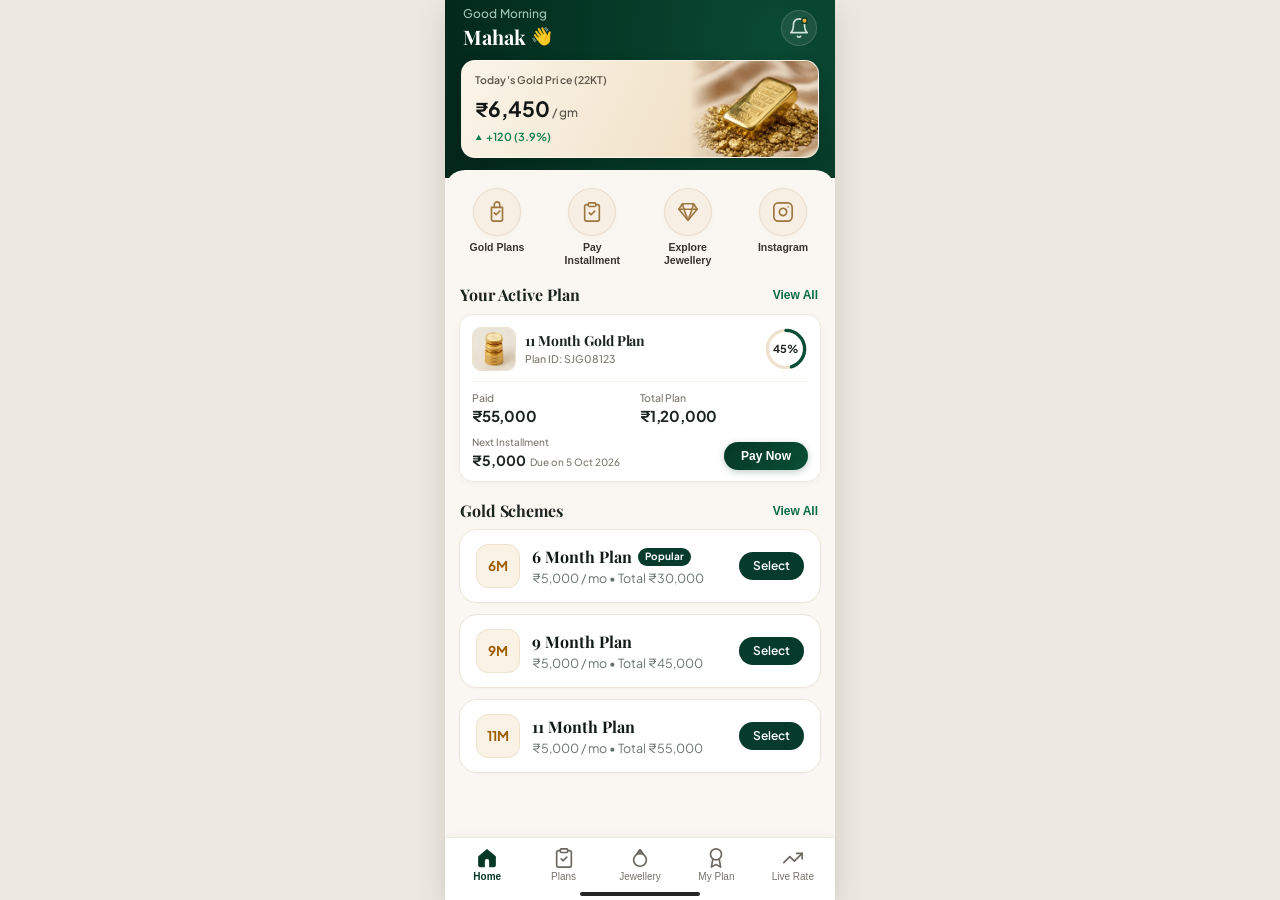
<file: index.html>
<!DOCTYPE html>
<html lang="en">
<head>
  <meta charset="UTF-8">
  <meta name="viewport" content="width=device-width, initial-scale=1.0, maximum-scale=1.0, user-scalable=no">
  <title>Mahak - Jewellery & Gold Kitty Savings</title>
  <meta name="description" content="Manage your gold savings plans, view live gold rates, and explore fine jewellery collections.">
  
  <!-- Google Fonts: Playfair Display & Plus Jakarta Sans -->
  <link rel="preconnect" href="https://fonts.googleapis.com">
  <link rel="preconnect" href="https://fonts.gstatic.com" crossorigin>
  <link href="https://fonts.googleapis.com/css2?family=Playfair+Display:ital,wght@0,600;0,700;1,600&family=Plus+Jakarta+Sans:wght@400;500;600;700&display=swap" rel="stylesheet">
  
  <link rel="stylesheet" href="css/style.css">
</head>
<body>
  <!-- Mobile Device Outer Shell (Centered on desktop, full-width on mobile) -->
  <div class="mobile-viewport">
    
    <!-- Emerald Header -->
    <header class="app-header">
      <!-- Top Greeting Row -->
      <div class="greeting-row">
        <div class="greeting-content">
          <p class="greeting-sub">Good Morning</p>
          <h1 class="greeting-title">Mahak <span class="wave-emoji" style="font-family: 'Apple Color Emoji', 'Segoe UI Emoji', 'Noto Color Emoji', sans-serif;">👋</span></h1>
        </div>
        <button class="notification-btn" id="notificationBtn" aria-label="Notifications" type="button">
          <img src="assets/icons/bell.svg" alt="Notifications" width="22" height="22">
        </button>
      </div>

      <!-- Today's Gold Price Card -->
      <section class="gold-rate-card" id="goldRateCard" tabindex="0" role="button" aria-label="Today's Gold Price 22KT 6450 per gram">
        <div class="gold-card-details">
          <span class="gold-card-label">Today's Gold Price (22KT)</span>
          <div class="gold-price-line">
            <span class="gold-currency">₹</span><span class="gold-price-amount">6,450</span>
            <span class="gold-unit"> / gm</span>
          </div>
          <div class="gold-trend-badge">
            <svg class="trend-arrow" viewBox="0 0 10 10" fill="currentColor">
              <polygon points="5,1 9,8 1,8" />
            </svg>
            <span class="trend-text">+120 (3.9%)</span>
          </div>
        </div>
        <div class="gold-card-visual">
          <img src="assets/images/gold-bar.jpg" alt="24KT Gold Bullion Bar with Gold Nuggets" class="gold-bar-img" loading="eager">
        </div>
      </section>
    </header>

    <!-- Main Content Container (Soft Ivory Background) -->
    <main class="app-body">
      
      <!-- Quick Action Icons Row -->
      <nav class="quick-actions" aria-label="Quick Actions">
        <button class="action-item" id="actionGoldPlans" type="button" onclick="window.location.href='goldPlan.html'">
          <div class="action-icon-circle">
            <img src="assets/icons/gold-plans.svg" alt="Gold Plans Icon" width="22" height="22">
          </div>
          <span class="action-label">Gold Plans</span>
        </button>

        <button class="action-item" id="actionPayInstallment" type="button">
          <div class="action-icon-circle">
            <img src="assets/icons/pay-installment.svg" alt="Pay Installment Icon" width="22" height="22">
          </div>
          <span class="action-label">Pay<br>Installment</span>
        </button>

        <button class="action-item" id="actionExploreJewellery" type="button">
          <div class="action-icon-circle">
            <img src="assets/icons/explore-jewellery.svg" alt="Explore Jewellery Icon" width="22" height="22">
          </div>
          <span class="action-label">Explore<br>Jewellery</span>
        </button>

        <button class="action-item" id="actionInstagram" type="button" onclick="window.open('https://instagram.com', '_blank')">
          <div class="action-icon-circle">
            <img src="assets/icons/instagram.svg" alt="Instagram Icon" width="22" height="22">
          </div>
          <span class="action-label">Instagram</span>
        </button>
      </nav>

      <!-- Active Plan Section -->
      <section class="section-container active-plan-section" aria-labelledby="activePlanHeading">
        <div class="section-header">
          <h2 class="section-title" id="activePlanHeading">Your Active Plan</h2>
          <button class="view-all-btn" id="viewAllPlansBtn" type="button">View All</button>
        </div>

        <div class="plan-card" id="planCard">
          <!-- Top Row: Thumbnail + Title + Circular Progress -->
          <div class="plan-card-top">
            <div class="plan-thumb-wrapper">
              <img src="assets/images/gold-coins.jpg" alt="Gold Savings Plan Coins" class="plan-thumb-img">
            </div>
            
            <div class="plan-info">
              <h3 class="plan-name">11 Month Gold Plan</h3>
              <p class="plan-id">Plan ID: SJG08123</p>
            </div>

            <div class="progress-ring-container" aria-label="Plan completion 45%">
              <svg class="progress-ring" viewBox="0 0 52 52">
                <!-- Background Track -->
                <circle class="progress-ring-bg" cx="26" cy="26" r="22" />
                <!-- Foreground Active Arc -->
                <circle class="progress-ring-fill" cx="26" cy="26" r="22" />
              </svg>
              <div class="progress-text">45%</div>
            </div>
          </div>

          <!-- Middle Row: Paid vs Total Plan -->
          <div class="plan-card-metrics">
            <div class="metric-item">
              <span class="metric-label">Paid</span>
              <span class="metric-value">₹55,000</span>
            </div>
            <div class="metric-item">
              <span class="metric-label">Total Plan</span>
              <span class="metric-value">₹1,20,000</span>
            </div>
          </div>

          <!-- Bottom Row: Next Installment & Pay Now Button -->
          <div class="plan-card-bottom">
            <div class="installment-info">
              <span class="installment-label">Next Installment</span>
              <div class="installment-details">
                <span class="installment-amount">₹5,000</span>
                <span class="installment-due">Due on 5 Oct 2026</span>
              </div>
            </div>
            <button class="pay-now-btn" id="payNowBtn" type="button" onclick="window.location.href='payment.html'">Pay Now</button>
          </div>
        </div>
      </section>

      <!-- Gold Savings Schemes Section -->
      <section class="section-container gold-schemes-section" aria-labelledby="schemesHeading">
        <div class="section-header">
          <h2 class="section-title" id="schemesHeading">Gold Schemes</h2>
          <button class="view-all-btn" onclick="window.location.href='goldPlan.html'" type="button">View All</button>
        </div>

        <div class="schemes-list" style="display: flex; flex-direction: column; gap: 11px;">
          <!-- 6 Month Plan -->
          <div class="scheme-card" onclick="window.location.href='goldPlan.html'" style="background: #ffffff; border: 1px solid #ECE4D8; border-radius: 18px; padding: 14px 16px; display: flex; align-items: center; justify-content: space-between; cursor: pointer; box-shadow: 0 1px 3px rgba(0,0,0,0.02); transition: transform 0.15s ease;" onmouseover="this.style.transform='translateY(-1px)'" onmouseout="this.style.transform='none'">
            <div style="display: flex; align-items: center; gap: 12px;">
              <div style="width: 44px; height: 44px; border-radius: 12px; background: #FAF2E5; border: 1px solid #EFE2CF; display: flex; align-items: center; justify-content: center; font-weight: 700; color: #9C5F05; font-size: 13.5px; shrink-0;">
                6M
              </div>
              <div>
                <div style="display: flex; align-items: center; gap: 6px;">
                  <h3 style="font-family: 'Playfair Display', serif; font-size: 16px; font-weight: 700; color: #121A16; margin: 0;">6 Month Plan</h3>
                  <span style="background: #063B2C; color: #fff; font-size: 10px; font-weight: 700; padding: 2px 7px; border-radius: 20px;">Popular</span>
                </div>
                <p style="font-size: 12.5px; color: #68726E; margin: 2px 0 0 0;">₹5,000 / mo • Total ₹30,000</p>
              </div>
            </div>
            <span style="background: #063B2C; color: #ffffff; font-size: 12px; font-weight: 600; padding: 6px 14px; border-radius: 20px;">Select</span>
          </div>

          <!-- 9 Month Plan -->
          <div class="scheme-card" onclick="window.location.href='goldPlan.html'" style="background: #ffffff; border: 1px solid #ECE4D8; border-radius: 18px; padding: 14px 16px; display: flex; align-items: center; justify-content: space-between; cursor: pointer; box-shadow: 0 1px 3px rgba(0,0,0,0.02); transition: transform 0.15s ease;" onmouseover="this.style.transform='translateY(-1px)'" onmouseout="this.style.transform='none'">
            <div style="display: flex; align-items: center; gap: 12px;">
              <div style="width: 44px; height: 44px; border-radius: 12px; background: #FAF2E5; border: 1px solid #EFE2CF; display: flex; align-items: center; justify-content: center; font-weight: 700; color: #9C5F05; font-size: 13.5px; shrink-0;">
                9M
              </div>
              <div>
                <h3 style="font-family: 'Playfair Display', serif; font-size: 16px; font-weight: 700; color: #121A16; margin: 0;">9 Month Plan</h3>
                <p style="font-size: 12.5px; color: #68726E; margin: 2px 0 0 0;">₹5,000 / mo • Total ₹45,000</p>
              </div>
            </div>
            <span style="background: #063B2C; color: #ffffff; font-size: 12px; font-weight: 600; padding: 6px 14px; border-radius: 20px;">Select</span>
          </div>

          <!-- 11 Month Plan -->
          <div class="scheme-card" onclick="window.location.href='goldPlan.html'" style="background: #ffffff; border: 1px solid #ECE4D8; border-radius: 18px; padding: 14px 16px; display: flex; align-items: center; justify-content: space-between; cursor: pointer; box-shadow: 0 1px 3px rgba(0,0,0,0.02); transition: transform 0.15s ease;" onmouseover="this.style.transform='translateY(-1px)'" onmouseout="this.style.transform='none'">
            <div style="display: flex; align-items: center; gap: 12px;">
              <div style="width: 44px; height: 44px; border-radius: 12px; background: #FAF2E5; border: 1px solid #EFE2CF; display: flex; align-items: center; justify-content: center; font-weight: 700; color: #9C5F05; font-size: 13.5px; shrink-0;">
                11M
              </div>
              <div>
                <h3 style="font-family: 'Playfair Display', serif; font-size: 16px; font-weight: 700; color: #121A16; margin: 0;">11 Month Plan</h3>
                <p style="font-size: 12.5px; color: #68726E; margin: 2px 0 0 0;">₹5,000 / mo • Total ₹55,000</p>
              </div>
            </div>
            <span style="background: #063B2C; color: #ffffff; font-size: 12px; font-weight: 600; padding: 6px 14px; border-radius: 20px;">Select</span>
          </div>
        </div>
      </section>

    </main>

    <!-- Bottom Navigation Bar -->
    <nav class="bottom-nav" id="bottomNav" aria-label="Main Navigation">
      <div class="nav-items-wrapper">
        <button class="nav-item active" id="navHome" type="button" aria-selected="true">
          <div class="nav-icon-container">
            <img src="assets/icons/home-active.svg" alt="Home" width="22" height="22">
          </div>
          <span class="nav-label">Home</span>
        </button>

        <button class="nav-item" id="navPlans" type="button" aria-selected="false" onclick="window.location.href='goldPlan.html'">
          <div class="nav-icon-container">
            <img src="assets/icons/plans-nav.svg" alt="Plans" width="22" height="22">
          </div>
          <span class="nav-label">Plans</span>
        </button>

        <button class="nav-item" id="navJewellery" type="button" aria-selected="false">
          <div class="nav-icon-container">
            <img src="assets/icons/jewellery-nav.svg" alt="Jewellery" width="22" height="22">
          </div>
          <span class="nav-label">Jewellery</span>
        </button>

        <button class="nav-item" id="navMyPlan" type="button" aria-selected="false" onclick="window.location.href='scheme.html'">
          <div class="nav-icon-container">
            <img src="assets/icons/my-plan-nav.svg" alt="My Plan" width="22" height="22">
          </div>
          <span class="nav-label">My Plan</span>
        </button>

        <button class="nav-item" id="navLiveRate" type="button" aria-selected="false" onclick="window.location.href='liverate.html'">
          <div class="nav-icon-container">
            <img src="assets/icons/liverate-nav.svg" alt="Live Rate" width="22" height="22">
          </div>
          <span class="nav-label">Live Rate</span>
        </button>
      </div>

      <!-- iOS Home Bar Indicator -->
      <div class="home-indicator"></div>
    </nav>

    <!-- Toast Notification for Interactions -->
    <div class="app-toast" id="appToast" role="status" aria-live="polite"></div>

  </div>

  <script src="js/script.js"></script>
</body>
</html>
</file>
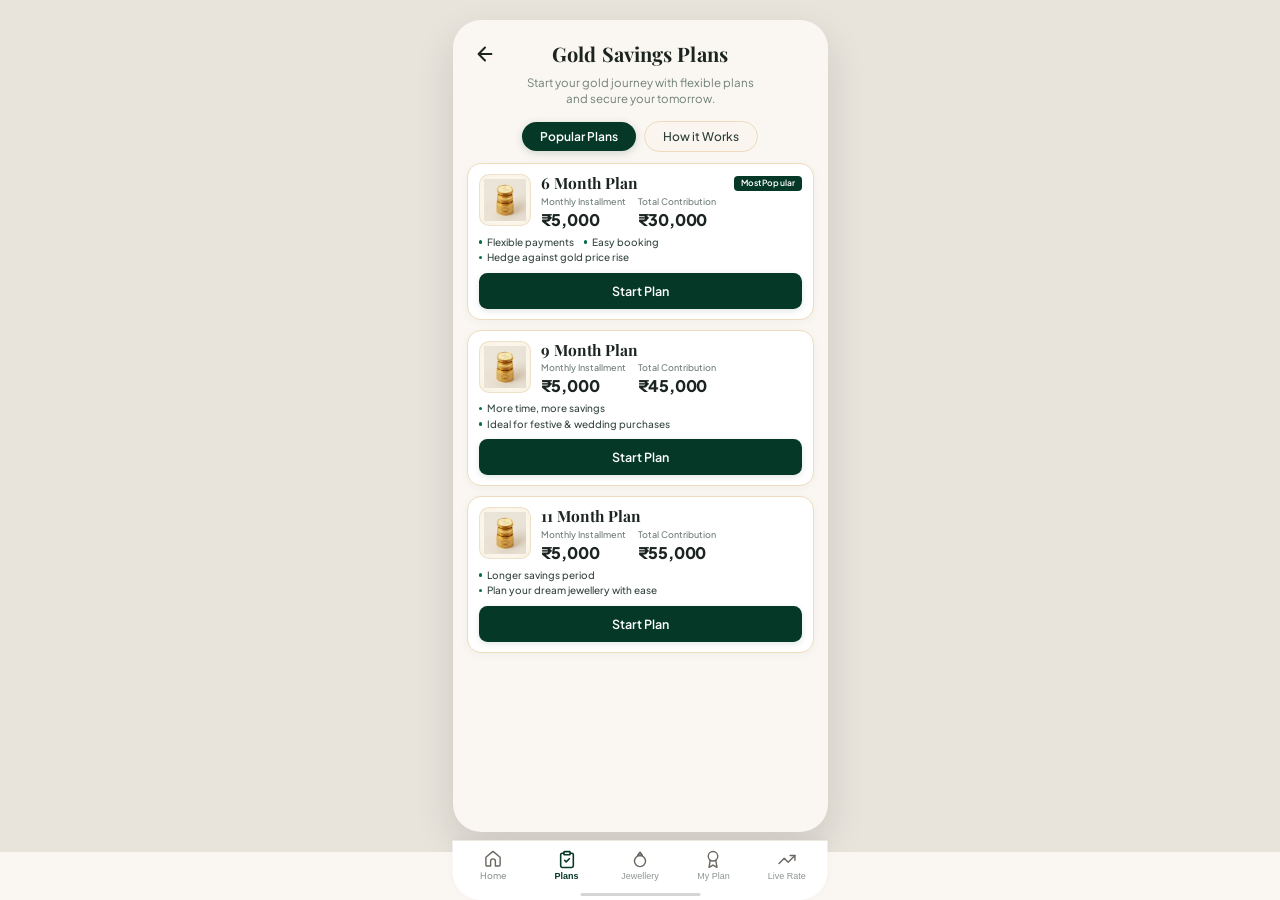
<file: plans.html>
<!DOCTYPE html>
<html lang="en">
<head>
  <meta charset="UTF-8">
  <meta name="viewport" content="width=device-width, initial-scale=1.0, maximum-scale=1.0, user-scalable=no">
  <title>Gold Savings Plans | Mahak Jewellers</title>
  <meta name="description" content="Start your gold journey with flexible plans and secure your tomorrow.">

  <!-- Google Fonts: Playfair Display & Plus Jakarta Sans -->
  <link rel="preconnect" href="https://fonts.googleapis.com">
  <link rel="preconnect" href="https://fonts.gstatic.com" crossorigin>
  <link href="https://fonts.googleapis.com/css2?family=Playfair+Display:ital,wght@0,600;0,700;1,600&family=Plus+Jakarta+Sans:wght@400;500;600;700&display=swap" rel="stylesheet">

  <link rel="stylesheet" href="css/plans.css">
</head>
<body>

  <!-- Mobile Viewport Shell (375x812 Target) -->
  <div class="mobile-viewport">



    <!-- Compact Page Header -->
    <header class="page-header">
      <div class="header-nav-row">
        <button type="button" class="header-back-btn" id="headerBackBtn" aria-label="Go back" onclick="window.location.href='index.html'">
          <svg width="22" height="22" viewBox="0 0 24 24" fill="none" stroke="currentColor" stroke-width="2.2" stroke-linecap="round" stroke-linejoin="round">
            <path d="M19 12H5M12 19l-7-7 7-7"/>
          </svg>
        </button>
        <h1 class="header-title">Gold Savings Plans</h1>
      </div>
      <p class="header-subtitle">Start your gold journey with flexible plans<br>and secure your tomorrow.</p>
    </header>

    <!-- Filter / Tab Pill Buttons -->
    <div class="tabs-container" role="tablist">
      <button type="button" class="tab-pill active" id="tabPopular" role="tab" aria-selected="true" aria-controls="panePopular">
        Popular Plans
      </button>
      <button type="button" class="tab-pill inactive" id="tabHow" role="tab" aria-selected="false" aria-controls="paneHow">
        How it Works
      </button>
    </div>

    <!-- Main Content Area -->
    <main class="main-content">

      <!-- Tab Pane 1: Popular Plans (Active by Default) -->
      <section id="panePopular" class="tab-pane active" role="tabpanel" aria-labelledby="tabPopular">
        <div class="plans-stack">

          <!-- Card 1: 6 Month Plan (Most Popular) -->
          <article class="plan-card" data-plan="6 Month Plan" data-monthly="₹5,000" data-total="₹30,000">
            <div class="card-header-row">
              <!-- Left: 3D Gold Coin Stack -->
              <div class="coin-box" aria-hidden="true">
                <img src="assets/images/gold-coins.jpg" alt="Gold Coins" />
              </div>
              <!-- Right: Plan Details -->
              <div class="card-details-col">
                <div class="card-title-row">
                  <h2 class="plan-heading">6 Month Plan</h2>
                  <span class="badge-popular">Most Popular</span>
                </div>
                <div class="amounts-row">
                  <div class="amount-item">
                    <span class="amount-label">Monthly Installment</span>
                    <span class="amount-num">₹5,000</span>
                  </div>
                  <div class="amount-item">
                    <span class="amount-label">Total Contribution</span>
                    <span class="amount-num">₹30,000</span>
                  </div>
                </div>
              </div>
            </div>

            <!-- Bullet Points -->
            <div class="bullets-box">
              <div class="bullets-group">
                <span class="bullet-entry"><span class="dot-icon"></span>Flexible payments</span>
                <span class="bullet-entry"><span class="dot-icon"></span>Easy booking</span>
              </div>
              <div class="bullets-group">
                <span class="bullet-entry"><span class="dot-icon"></span>Hedge against gold price rise</span>
              </div>
            </div>

            <!-- Action Button -->
            <button type="button" class="btn-plan-action" aria-label="Start 6 Month Plan">
              Start Plan
            </button>
          </article>

          <!-- Card 2: 9 Month Plan -->
          <article class="plan-card" data-plan="9 Month Plan" data-monthly="₹5,000" data-total="₹45,000">
            <div class="card-header-row">
              <!-- Left: 3D Gold Coin Stack -->
              <div class="coin-box" aria-hidden="true">
                <img src="assets/images/gold-coins.jpg" alt="Gold Coins" />
              </div>
              <!-- Right: Plan Details -->
              <div class="card-details-col">
                <div class="card-title-row">
                  <h2 class="plan-heading">9 Month Plan</h2>
                </div>
                <div class="amounts-row">
                  <div class="amount-item">
                    <span class="amount-label">Monthly Installment</span>
                    <span class="amount-num">₹5,000</span>
                  </div>
                  <div class="amount-item">
                    <span class="amount-label">Total Contribution</span>
                    <span class="amount-num">₹45,000</span>
                  </div>
                </div>
              </div>
            </div>

            <!-- Bullet Points -->
            <div class="bullets-box">
              <div class="bullets-group">
                <span class="bullet-entry"><span class="dot-icon"></span>More time, more savings</span>
              </div>
              <div class="bullets-group">
                <span class="bullet-entry"><span class="dot-icon"></span>Ideal for festive &amp; wedding purchases</span>
              </div>
            </div>

            <!-- Action Button -->
            <button type="button" class="btn-plan-action" aria-label="Start 9 Month Plan">
              Start Plan
            </button>
          </article>

          <!-- Card 3: 11 Month Plan -->
          <article class="plan-card" data-plan="11 Month Plan" data-monthly="₹5,000" data-total="₹55,000">
            <div class="card-header-row">
              <!-- Left: 3D Gold Coin Stack -->
              <div class="coin-box" aria-hidden="true">
                <img src="assets/images/gold-coins.jpg" alt="Gold Coins" />
              </div>
              <!-- Right: Plan Details -->
              <div class="card-details-col">
                <div class="card-title-row">
                  <h2 class="plan-heading">11 Month Plan</h2>
                </div>
                <div class="amounts-row">
                  <div class="amount-item">
                    <span class="amount-label">Monthly Installment</span>
                    <span class="amount-num">₹5,000</span>
                  </div>
                  <div class="amount-item">
                    <span class="amount-label">Total Contribution</span>
                    <span class="amount-num">₹55,000</span>
                  </div>
                </div>
              </div>
            </div>

            <!-- Bullet Points -->
            <div class="bullets-box">
              <div class="bullets-group">
                <span class="bullet-entry"><span class="dot-icon"></span>Longer savings period</span>
              </div>
              <div class="bullets-group">
                <span class="bullet-entry"><span class="dot-icon"></span>Plan your dream jewellery with ease</span>
              </div>
            </div>

            <!-- Action Button -->
            <button type="button" class="btn-plan-action" aria-label="Start 11 Month Plan">
              Start Plan
            </button>
          </article>

        </div>
      </section>

      <!-- Tab Pane 2: How It Works -->
      <section id="paneHow" class="tab-pane" role="tabpanel" aria-labelledby="tabHow">
        <div class="how-container">
          <h3>How Swastik Gold Savings Works</h3>

          <div class="how-step">
            <div class="step-badge">1</div>
            <div class="step-details">
              <h4>Select Your Savings Plan</h4>
              <p>Choose between 6, 9, or 11 months flexible tenures tailored for your upcoming jewellery purchase.</p>
            </div>
          </div>

          <div class="how-step">
            <div class="step-badge">2</div>
            <div class="step-details">
              <h4>Pay Monthly Installments</h4>
              <p>Automate or pay monthly installments easily with zero convenience fees using UPI, Cards or Net Banking.</p>
            </div>
          </div>

          <div class="how-step">
            <div class="step-badge">3</div>
            <div class="step-details">
              <h4>Redeem Hallmark Gold &amp; Jewellery</h4>
              <p>At maturity, pick your favourite pure 24K gold coins or hallmarked 22K/18K jewellery with exclusive bonuses.</p>
            </div>
          </div>
        </div>
      </section>

    </main>

    <!-- Bottom Navigation Bar (Reusing Kitty App Standard) -->
    <nav class="bottom-nav" id="bottomNav" aria-label="Main Navigation">
      <div class="nav-items-wrapper">
        <a href="index.html" class="nav-item" id="navHome" aria-selected="false">
          <div class="nav-icon-container">
            <img src="assets/icons/home-nav.svg" alt="Home" width="22" height="22">
          </div>
          <span class="nav-label">Home</span>
        </a>

        <button class="nav-item active" id="navPlans" type="button" aria-selected="true">
          <div class="nav-icon-container">
            <img src="assets/icons/plans-active.svg" alt="Plans" width="22" height="22">
          </div>
          <span class="nav-label">Plans</span>
        </button>

        <button class="nav-item" id="navJewellery" type="button" aria-selected="false">
          <div class="nav-icon-container">
            <img src="assets/icons/jewellery-nav.svg" alt="Jewellery" width="22" height="22">
          </div>
          <span class="nav-label">Jewellery</span>
        </button>

        <button class="nav-item" id="navMyPlan" type="button" aria-selected="false" onclick="window.location.href='scheme.html'">
          <div class="nav-icon-container">
            <img src="assets/icons/my-plan-nav.svg" alt="My Plan" width="22" height="22">
          </div>
          <span class="nav-label">My Plan</span>
        </button>

        <button class="nav-item" id="navLiveRate" type="button" aria-selected="false" onclick="window.location.href='liverate.html'">
          <div class="nav-icon-container">
            <img src="assets/icons/liverate-nav.svg" alt="Live Rate" width="22" height="22">
          </div>
          <span class="nav-label">Live Rate</span>
        </button>
      </div>

      <!-- iOS Home Bar Indicator -->
      <div class="home-indicator"></div>
    </nav>

  </div>

  <!-- Plan Enrollment Confirmation Modal -->
  <div class="modal-overlay" id="enrollModal" role="dialog" aria-modal="true" aria-labelledby="modalPlanTitle">
    <div class="modal-card">
      <div class="modal-header">
        <h3 id="modalPlanTitle">6 Month Plan</h3>
        <button type="button" class="btn-close-modal" id="modalCloseBtn" aria-label="Close dialog">✕</button>
      </div>

      <div class="modal-summary-box">
        <div class="modal-summary-row">
          <span>Monthly Installment</span>
          <strong id="modalMonthly">₹5,000</strong>
        </div>
        <div class="modal-summary-row">
          <span>Total Contribution</span>
          <strong id="modalTotal">₹30,000</strong>
        </div>
        <div class="modal-summary-row">
          <span>Gold Purity</span>
          <strong>24 Karat (999 Pure)</strong>
        </div>
        <div class="modal-summary-row">
          <span>Special Bonus</span>
          <strong>Hedge Protection</strong>
        </div>
      </div>

      <button type="button" class="btn-confirm-action" id="btnConfirmEnroll">
        Proceed with Initial Installment
      </button>
    </div>
  </div>

  <!-- Interactive Toast Notification -->
  <div class="app-toast" id="appToast" role="status" aria-live="polite"></div>

  <!-- Vanilla Interaction Script -->
  <script src="js/plans.js"></script>
</body>
</html>
</file>
<file: css/style.css>
/* ==========================================================================
   1. GLOBAL RESETS & DESIGN TOKENS
   ========================================================================== */
:root {
  /* Luxury Emerald Theme */
  --color-emerald-deep: #022318;
  --color-emerald-base: #053826;
  --color-emerald-light: #07432E;
  --color-emerald-accent: #0A6B48;
  --color-emerald-trend: #0E7B50;
  
  /* Luxury Gold & Warm Accents */
  --color-gold-icon: #9A7342;
  --color-gold-border: #EADBCA;
  --color-gold-bg-circle: #F7EFE3;
  --color-gold-badge: #E6A838;
  
  /* Cream, Ivory & Surfaces */
  --color-bg-canvas: #121514;
  --color-bg-mobile: #FAF7F2;
  --color-card-white: #FFFFFF;
  --color-border-subtle: #EFEAE0;
  
  /* Typography Colors */
  --color-text-header: #FFFFFF;
  --color-text-header-sub: #A3C5B5;
  --color-text-primary: #1C2420;
  --color-text-secondary: #7D786F;
  --color-text-placeholder: #8E9591;
  
  /* Fonts */
  --font-serif: 'Playfair Display', Georgia, serif;
  --font-sans: 'Plus Jakarta Sans', -apple-system, BlinkMacSystemFont, 'Segoe UI', Roboto, sans-serif;
  
  --transition-fast: 0.15s ease;
}

*, *::before, *::after {
  box-sizing: border-box;
  margin: 0;
  padding: 0;
  -webkit-tap-highlight-color: transparent;
}

html, body {
  width: 100%;
  min-height: 100%;
  margin: 0;
  padding: 0;
  background-color: #EDE8E0;
  font-family: var(--font-sans);
  color: var(--color-text-primary);
  line-height: 1.35;
  -webkit-font-smoothing: antialiased;
  -moz-osx-font-smoothing: grayscale;
}

/* ==========================================================================
   2. MOBILE VIEWPORT CONTAINER
   ========================================================================== */
.mobile-viewport {
  width: 100%;
  max-width: 390px;
  min-height: 100vh;
  margin: 0 auto;
  background-color: var(--color-bg-mobile);
  position: relative;
  overflow-x: hidden;
  box-shadow: 0 10px 30px rgba(0, 0, 0, 0.12);
}

/* ==========================================================================
   3. APP HEADER (EMERALD GREEN LUXURY SECTION)
   ========================================================================== */
.app-header {
  background: radial-gradient(circle at 85% 20%, #0A4A34 0%, #053826 50%, #02261A 100%);
  padding: 0 16px 20px 16px;
  position: relative;
}

/* iOS Status Bar */
.status-bar {
  height: 40px;
  display: flex;
  justify-content: space-between;
  align-items: center;
  padding: 8px 4px 0 4px;
  color: #FFFFFF;
}

.status-time {
  font-size: 13.5px;
  font-weight: 600;
  letter-spacing: -0.2px;
}

.status-icons {
  display: flex;
  align-items: center;
  gap: 5px;
}

.status-icon {
  width: 15px;
  height: 10px;
}

/* Greeting Row */
.greeting-row {
  display: flex;
  justify-content: space-between;
  align-items: center;
  padding: 6px 2px 10px 2px;
}

.greeting-content {
  display: flex;
  flex-direction: column;
}

.greeting-sub {
  font-size: 12px;
  font-weight: 500;
  color: var(--color-text-header-sub);
  letter-spacing: 0.1px;
}

.greeting-title {
  font-family: var(--font-serif);
  font-size: 20px;
  font-weight: 700;
  color: var(--color-text-header);
  display: flex;
  align-items: center;
  gap: 5px;
  margin-top: 1px;
}

.wave-emoji {
  font-family: "Apple Color Emoji", "Segoe UI Emoji", "Noto Color Emoji", "Android Emoji", "Segoe UI Symbol", sans-serif;
  font-style: normal;
  font-size: 17px;
  display: inline-block;
  transform-origin: 70% 70%;
  animation: subtleWave 2.5s infinite ease-in-out;
}

@keyframes subtleWave {
  0%, 100% { transform: rotate(0deg); }
  20%, 60% { transform: rotate(12deg); }
  40%, 80% { transform: rotate(-8deg); }
}

.notification-btn {
  width: 36px;
  height: 36px;
  border-radius: 50%;
  background: rgba(255, 255, 255, 0.08);
  border: 1px solid rgba(255, 255, 255, 0.14);
  display: flex;
  align-items: center;
  justify-content: center;
  cursor: pointer;
  transition: transform var(--transition-fast), background var(--transition-fast);
}

.notification-btn:active {
  transform: scale(0.92);
  background: rgba(255, 255, 255, 0.16);
}

/* Search Bar */
.search-container {
  padding: 0 0 12px 0;
}

.search-box {
  height: 40px;
  background-color: #FFFFFF;
  border-radius: 20px;
  display: flex;
  align-items: center;
  padding: 0 14px;
  box-shadow: 0 2px 6px rgba(0, 0, 0, 0.08);
}

.search-icon {
  flex-shrink: 0;
  opacity: 0.7;
}

.search-box input {
  width: 100%;
  border: none;
  outline: none;
  background: transparent;
  margin-left: 8px;
  font-size: 12px;
  font-family: var(--font-sans);
  color: var(--color-text-primary);
}

.search-box input::placeholder {
  color: var(--color-text-placeholder);
  font-weight: 400;
}

/* ==========================================================================
   4. GOLD RATE CARD
   ========================================================================== */
.gold-rate-card {
  border-radius: 14px;
  background: linear-gradient(115deg, #FAF4E9 0%, #F4E8D3 45%, #EBD5B6 100%);
  box-shadow: 0 4px 14px rgba(0, 0, 0, 0.14);
  display: flex;
  position: relative;
  overflow: hidden;
  height: 98px;
  border: 1px solid rgba(255, 255, 255, 0.6);
  cursor: pointer;
  transition: transform var(--transition-fast);
}

.gold-rate-card:active {
  transform: scale(0.985);
}

.gold-card-details {
  flex: 1;
  padding: 12px 0 12px 13px;
  display: flex;
  flex-direction: column;
  justify-content: space-between;
  z-index: 2;
}

.gold-card-label {
  font-size: 10.5px;
  font-weight: 600;
  color: #5C5549;
  letter-spacing: 0.1px;
}

.gold-price-line {
  display: flex;
  align-items: baseline;
  margin-top: 1px;
}

.gold-currency {
  font-size: 19px;
  font-weight: 700;
  color: #141715;
}

.gold-price-amount {
  font-size: 21px;
  font-weight: 700;
  color: #141715;
  letter-spacing: -0.3px;
}

.gold-unit {
  font-size: 12px;
  font-weight: 500;
  color: #58534B;
  margin-left: 2px;
}

.gold-trend-badge {
  display: inline-flex;
  align-items: center;
  gap: 3px;
  color: var(--color-emerald-trend);
  font-size: 11px;
  font-weight: 600;
}

.trend-arrow {
  width: 7.5px;
  height: 7.5px;
  fill: currentColor;
}

.gold-card-visual {
  width: 128px;
  height: 100%;
  position: relative;
  overflow: hidden;
  flex-shrink: 0;
}

.gold-bar-img {
  width: 100%;
  height: 100%;
  object-fit: cover;
  object-position: center 30%;
  mask-image: linear-gradient(to right, transparent 0%, black 22%);
  -webkit-mask-image: linear-gradient(to right, transparent 0%, black 22%);
}

/* ==========================================================================
   5. APP BODY & QUICK ACTIONS
   ========================================================================== */
.app-body {
  background-color: var(--color-bg-mobile);
  border-radius: 20px 20px 0 0;
  margin-top: -8px;
  position: relative;
  z-index: 5;
  padding: 18px 14px 84px 14px;
}

.quick-actions {
  display: flex;
  justify-content: space-between;
  padding: 0 2px;
}

.action-item {
  width: 72px;
  display: flex;
  flex-direction: column;
  align-items: center;
  background: none;
  border: none;
  padding: 0;
  cursor: pointer;
}

.action-icon-circle {
  width: 48px;
  height: 48px;
  border-radius: 50%;
  background: var(--color-gold-bg-circle);
  border: 1px solid var(--color-gold-border);
  box-shadow: 0 2px 4px rgba(180, 150, 110, 0.08);
  display: flex;
  align-items: center;
  justify-content: center;
  transition: transform var(--transition-fast), box-shadow var(--transition-fast);
}

.action-item:active .action-icon-circle {
  transform: scale(0.92);
  box-shadow: 0 1px 2px rgba(180, 150, 110, 0.12);
}

.action-label {
  font-size: 10.5px;
  font-weight: 600;
  color: #38322B;
  line-height: 1.2;
  margin-top: 5px;
  text-align: center;
}

/* ==========================================================================
   6. SECTION HEADINGS
   ========================================================================== */
.section-container {
  margin-top: 18px;
}

.section-header {
  display: flex;
  justify-content: space-between;
  align-items: center;
  padding: 0 1px;
  margin-bottom: 8px;
}

.section-title {
  font-family: var(--font-serif);
  font-size: 16px;
  font-weight: 700;
  color: var(--color-text-primary);
  letter-spacing: -0.1px;
}

.view-all-btn {
  background: none;
  border: none;
  font-size: 12px;
  font-weight: 600;
  color: var(--color-emerald-accent);
  cursor: pointer;
  padding: 2px 2px;
  transition: opacity var(--transition-fast);
}

.view-all-btn:active {
  opacity: 0.6;
}

/* ==========================================================================
   7. ACTIVE PLAN SECTION
   ========================================================================== */
.plan-card {
  background-color: var(--color-card-white);
  border-radius: 14px;
  border: 1px solid var(--color-border-subtle);
  box-shadow: 0 2px 8px rgba(0, 0, 0, 0.03);
  padding: 12px 12px 11px 12px;
}

.plan-card-top {
  display: flex;
  align-items: center;
}

.plan-thumb-wrapper {
  width: 44px;
  height: 44px;
  border-radius: 9px;
  background-color: #FAF4EB;
  border: 1px solid #EDE2D0;
  overflow: hidden;
  flex-shrink: 0;
  display: flex;
  align-items: center;
  justify-content: center;
}

.plan-thumb-img {
  width: 100%;
  height: 100%;
  object-fit: contain;
  transform: scale(1.08);
}

.plan-info {
  flex: 1;
  margin-left: 9px;
}

.plan-name {
  font-family: var(--font-serif);
  font-size: 14px;
  font-weight: 700;
  color: var(--color-text-primary);
  letter-spacing: -0.1px;
}

.plan-id {
  font-size: 10.5px;
  font-weight: 500;
  color: var(--color-text-secondary);
  margin-top: 1px;
}

/* Circular Progress Indicator */
.progress-ring-container {
  position: relative;
  width: 44px;
  height: 44px;
  display: flex;
  align-items: center;
  justify-content: center;
  flex-shrink: 0;
}

.progress-ring {
  width: 44px;
  height: 44px;
  transform: rotate(-90deg);
}

.progress-ring-bg {
  fill: none;
  stroke: #EFE2CF;
  stroke-width: 4;
}

.progress-ring-fill {
  fill: none;
  stroke: #084E37;
  stroke-width: 4;
  stroke-linecap: round;
  stroke-dasharray: 138.2;
  stroke-dashoffset: 76.0;
  transition: stroke-dashoffset 0.8s ease-out;
}

.progress-text {
  position: absolute;
  font-size: 11px;
  font-weight: 700;
  color: var(--color-text-primary);
}

/* Plan Metrics Row */
.plan-card-metrics {
  margin-top: 10px;
  padding-top: 9px;
  border-top: 1px solid #F6F2E9;
  display: flex;
  justify-content: space-between;
}

.metric-item {
  flex: 1;
  display: flex;
  flex-direction: column;
}

.metric-label {
  font-size: 10.5px;
  font-weight: 500;
  color: var(--color-text-secondary);
}

.metric-value {
  font-size: 15px;
  font-weight: 700;
  color: var(--color-text-primary);
  margin-top: 1px;
  letter-spacing: -0.2px;
}

/* Plan Bottom Row */
.plan-card-bottom {
  margin-top: 10px;
  display: flex;
  justify-content: space-between;
  align-items: flex-end;
}

.installment-info {
  display: flex;
  flex-direction: column;
}

.installment-label {
  font-size: 10px;
  font-weight: 500;
  color: var(--color-text-secondary);
}

.installment-details {
  display: flex;
  align-items: baseline;
  gap: 4px;
  margin-top: 1px;
}

.installment-amount {
  font-size: 14px;
  font-weight: 700;
  color: var(--color-text-primary);
}

.installment-due {
  font-size: 10px;
  font-weight: 500;
  color: var(--color-text-secondary);
}

.pay-now-btn {
  background: linear-gradient(135deg, #053826 0%, #0A4E36 100%);
  color: #FFFFFF;
  font-size: 12px;
  font-weight: 600;
  padding: 7px 17px;
  border-radius: 18px;
  border: none;
  box-shadow: 0 2px 7px rgba(5, 56, 38, 0.25);
  cursor: pointer;
  transition: transform var(--transition-fast), box-shadow var(--transition-fast);
}

.pay-now-btn:active {
  transform: scale(0.94);
  box-shadow: 0 1px 3px rgba(5, 56, 38, 0.3);
}

/* ==========================================================================
   8. EXPLORE OUR COLLECTIONS
   ========================================================================== */
.collections-carousel {
  display: flex;
  gap: 10px;
  overflow-x: auto;
  padding-bottom: 3px;
  scrollbar-width: none;
  -webkit-overflow-scrolling: touch;
}

.collections-carousel::-webkit-scrollbar {
  display: none;
}

.collection-item {
  flex-shrink: 0;
  width: 76px;
  display: flex;
  flex-direction: column;
  align-items: center;
  cursor: pointer;
}

.collection-image-wrapper {
  width: 76px;
  height: 76px;
  border-radius: 11px;
  background-color: #F8EFE3;
  border: 1px solid #ECE1D1;
  box-shadow: 0 2px 4px rgba(0, 0, 0, 0.03);
  overflow: hidden;
  transition: transform var(--transition-fast);
}

.collection-item:active .collection-image-wrapper {
  transform: scale(0.94);
}

.collection-img {
  width: 100%;
  height: 100%;
  object-fit: cover;
}

.collection-label {
  font-size: 11px;
  font-weight: 600;
  color: #3C3630;
  text-align: center;
  margin-top: 5px;
}

/* ==========================================================================
   9. BOTTOM NAVIGATION
   ========================================================================== */
.bottom-nav {
  position: fixed;
  bottom: 0;
  left: 50%;
  transform: translateX(-50%);
  width: 100%;
  max-width: 390px;
  background-color: #FFFFFF;
  border-top: 1px solid var(--color-border-subtle);
  box-shadow: 0 -2px 8px rgba(0, 0, 0, 0.03);
  z-index: 100;
}

.nav-items-wrapper {
  display: flex;
  justify-content: space-around;
  align-items: center;
  height: 52px;
  padding: 0 4px;
}

.nav-item {
  flex: 1;
  display: flex;
  flex-direction: column;
  align-items: center;
  justify-content: center;
  background: none;
  border: none;
  padding: 0;
  cursor: pointer;
  transition: transform var(--transition-fast);
}

.nav-item:active {
  transform: scale(0.92);
}

.nav-icon-container {
  width: 22px;
  height: 22px;
  display: flex;
  align-items: center;
  justify-content: center;
}

.nav-label {
  font-size: 10px;
  font-weight: 500;
  color: #77726A;
  margin-top: 2px;
}

.nav-item.active .nav-label {
  color: var(--color-emerald-base);
  font-weight: 700;
}

/* iOS Home Indicator Bar */
.home-indicator {
  width: 120px;
  height: 4px;
  border-radius: 2px;
  background-color: #000000;
  margin: 2px auto 4px auto;
  opacity: 0.85;
}

/* ==========================================================================
   10. INTERACTION TOAST
   ========================================================================== */
.app-toast {
  position: fixed;
  bottom: 78px;
  left: 50%;
  transform: translateX(-50%) translateY(20px);
  background: rgba(18, 25, 22, 0.92);
  color: #FFFFFF;
  font-size: 11.5px;
  font-weight: 500;
  padding: 7px 15px;
  border-radius: 18px;
  box-shadow: 0 4px 12px rgba(0, 0, 0, 0.2);
  opacity: 0;
  pointer-events: none;
  transition: opacity 0.25s ease, transform 0.25s ease;
  z-index: 200;
  max-width: 85%;
  text-align: center;
}

.app-toast.show {
  opacity: 1;
  transform: translateX(-50%) translateY(0);
}

/* ==========================================================================
   11. RESPONSIVE BREAKPOINTS
   ========================================================================== */
@media (max-width: 380px) {
  body {
    background-color: var(--color-bg-mobile);
  }
  
  .mobile-viewport {
    max-width: 100%;
    box-shadow: none;
  }

  .bottom-nav {
    max-width: 100%;
  }
}
</file>
<file: css/plans.css>
/* ==========================================================================
   GOLD SAVINGS PLANS - SWASTIK JEWEL LUXURY FINTECH STYLES
   Visual Source of Truth: Mobile 375x812 Reference Screenshot
   Colors: Warm Pearl Canvas (#FAF7F2), Deep Emerald (#053826), Warm Gold Border (#EEDBBE)
   Fonts: 'Playfair Display' (Serif Headings), 'Plus Jakarta Sans' (Body & UI)
   ========================================================================== */

:root {
  --color-emerald-deep: #022318;
  --color-emerald-base: #053826;
  --color-emerald-light: #07432E;
  --color-emerald-accent: #0A6B48;
  
  --color-gold-border: #EEDBBE;
  --color-gold-bg-circle: #F7EFE3;
  --color-gold-soft: #F9F2E4;
  
  --color-bg-mobile: #FAF7F2;
  --color-card-white: #FFFFFF;
  --color-border-subtle: #EFEAE0;
  
  --color-text-primary: #1C2420;
  --color-text-secondary: #6F7E78;
  --color-text-bullets: #374841;
  --color-nav-inactive: #8E9591;
  
  --font-serif: 'Playfair Display', Georgia, serif;
  --font-sans: 'Plus Jakarta Sans', -apple-system, BlinkMacSystemFont, 'Segoe UI', Roboto, sans-serif;
  
  --shadow-card: 0 2px 10px rgba(5, 56, 38, 0.04);
}

/* Reset & Global */
*, *::before, *::after {
  box-sizing: border-box;
  margin: 0;
  padding: 0;
  -webkit-tap-highlight-color: transparent;
}

html, body {
  width: 100%;
  min-height: 100%;
  margin: 0;
  padding: 0;
  background-color: var(--color-bg-mobile);
  font-family: var(--font-sans);
  color: var(--color-text-primary);
  line-height: 1.35;
  -webkit-font-smoothing: antialiased;
  -moz-osx-font-smoothing: grayscale;
  overflow-x: hidden;
}

/* Mobile Viewport Container: 100% on mobile, centered frame on desktop */
.mobile-viewport {
  width: 100%;
  max-width: 100%;
  min-height: 100vh;
  margin: 0 auto;
  background-color: var(--color-bg-mobile);
  position: relative;
  display: flex;
  flex-direction: column;
  overflow-x: hidden;
}

@media (min-width: 600px) {
  body {
    background-color: #E8E4DC;
    display: flex;
    justify-content: center;
    align-items: flex-start;
    padding: 20px 0;
  }
  .mobile-viewport {
    max-width: 375px;
    min-height: 812px;
    border-radius: 28px;
    box-shadow: 0 16px 40px rgba(0, 0, 0, 0.12);
  }
}

/* iOS Status Bar */
.status-bar {
  display: flex;
  justify-content: space-between;
  align-items: center;
  padding: 10px 18px 4px 18px;
  color: var(--color-text-primary);
  user-select: none;
}

.status-time {
  font-weight: 700;
  font-size: 13.5px;
  letter-spacing: -0.2px;
}

.status-icons {
  display: flex;
  align-items: center;
  gap: 5px;
}

.status-icon {
  width: 16px;
  height: 11px;
}

.status-icon.battery {
  width: 23px;
  height: 11px;
}

/* Page Header */
.page-header {
  padding: 18px 16px 6px 16px;
  text-align: center;
}

.header-nav-row {
  position: relative;
  display: flex;
  align-items: center;
  justify-content: center;
  min-height: 32px;
}

.header-back-btn {
  position: absolute;
  left: 0;
  top: 50%;
  transform: translateY(-50%);
  background: transparent;
  border: none;
  width: 32px;
  height: 32px;
  display: flex;
  align-items: center;
  justify-content: center;
  cursor: pointer;
  color: var(--color-text-primary);
  border-radius: 50%;
  transition: background-color 0.15s ease, transform 0.1s ease;
  padding: 0;
}

.header-back-btn:active {
  background-color: rgba(5, 56, 38, 0.08);
  transform: translateY(-50%) scale(0.92);
}

.header-title {
  font-family: var(--font-serif);
  font-size: 20px;
  font-weight: 700;
  color: var(--color-text-primary);
  letter-spacing: 0.1px;
  line-height: 1.2;
  margin: 0;
}

.header-subtitle {
  font-size: 11.5px;
  font-weight: 400;
  color: var(--color-text-secondary);
  line-height: 1.4;
  margin-top: 5px;
  max-width: 310px;
  margin-left: auto;
  margin-right: auto;
}

/* Filter / Tab Buttons */
.tabs-container {
  display: flex;
  justify-content: center;
  align-items: center;
  gap: 8px;
  padding: 8px 16px 11px 16px;
}

.tab-pill {
  border: none;
  outline: none;
  font-family: var(--font-sans);
  font-size: 12px;
  font-weight: 500;
  padding: 7px 18px;
  border-radius: 9999px;
  cursor: pointer;
  transition: all 0.18s ease;
  white-space: nowrap;
}

.tab-pill.active {
  background-color: var(--color-emerald-base);
  color: #FFFFFF;
  font-weight: 600;
  box-shadow: 0 2px 8px rgba(5, 56, 38, 0.18);
}

.tab-pill.inactive {
  background-color: #FAF5EE;
  color: #2C3E37;
  border: 1px solid var(--color-gold-border);
}

.tab-pill.inactive:hover {
  background-color: #F4ECE0;
}

.tab-pill.inactive:active {
  transform: scale(0.97);
}

/* Scrollable Main Content Area */
.main-content {
  flex: 1;
  padding: 0 14px 68px 14px;
}

.tab-pane {
  display: none;
}

.tab-pane.active {
  display: block;
  animation: fadeIn 0.2s ease-out;
}

@keyframes fadeIn {
  from { opacity: 0; transform: translateY(4px); }
  to { opacity: 1; transform: translateY(0); }
}

/* Plans Stack */
.plans-stack {
  display: flex;
  flex-direction: column;
  gap: 10px;
}

/* Plan Card */
.plan-card {
  background-color: var(--color-card-white);
  border: 1.2px solid var(--color-gold-border);
  border-radius: 14px;
  padding: 10px 11px 10px 11px;
  box-shadow: var(--shadow-card);
  transition: transform 0.15s ease, box-shadow 0.15s ease;
}

/* Card Header Section */
.card-header-row {
  display: flex;
  align-items: flex-start;
  gap: 10px;
}

/* Left: 3D Gold Coin Stack */
.coin-box {
  width: 52px;
  height: 52px;
  background: radial-gradient(circle at center, #FFFDF8 0%, #F9F2E4 100%);
  border: 1px solid rgba(220, 195, 150, 0.4);
  border-radius: 10px;
  display: flex;
  align-items: center;
  justify-content: center;
  flex-shrink: 0;
  overflow: hidden;
}

.coin-box img {
  width: 42px;
  height: 42px;
  object-fit: contain;
  display: block;
}

/* Center / Right: Title, Badge, Amounts */
.card-details-col {
  flex: 1;
  min-width: 0;
}

.card-title-row {
  display: flex;
  align-items: center;
  justify-content: space-between;
  gap: 4px;
}

.plan-heading {
  font-family: var(--font-serif);
  font-size: 15.5px;
  font-weight: 700;
  color: var(--color-text-primary);
  line-height: 1.2;
}

/* "Most Popular" Badge */
.badge-popular {
  background-color: var(--color-emerald-base);
  color: #FFFFFF;
  font-size: 8.5px;
  font-weight: 600;
  padding: 2.5px 6.5px;
  border-radius: 4px;
  letter-spacing: 0.1px;
  white-space: nowrap;
  line-height: 1.2;
}

/* Amounts Grid */
.amounts-row {
  display: flex;
  align-items: flex-start;
  gap: 12px;
  margin-top: 4px;
}

.amount-item {
  display: flex;
  flex-direction: column;
}

.amount-label {
  font-size: 9px;
  font-weight: 500;
  color: var(--color-text-secondary);
  line-height: 1.2;
  white-space: nowrap;
}

.amount-num {
  font-size: 16px;
  font-weight: 800;
  color: var(--color-text-primary);
  line-height: 1.2;
  margin-top: 2px;
  letter-spacing: -0.2px;
}

/* Card Bullets List */
.bullets-box {
  margin-top: 7px;
  margin-bottom: 9px;
  display: flex;
  flex-direction: column;
  gap: 3px;
}

.bullets-group {
  display: flex;
  align-items: center;
  flex-wrap: wrap;
  gap: 10px;
}

.bullet-entry {
  display: inline-flex;
  align-items: center;
  gap: 4.5px;
  font-size: 10px;
  font-weight: 500;
  color: var(--color-text-bullets);
  line-height: 1.25;
}

.bullet-entry .dot-icon {
  width: 3.5px;
  height: 3.5px;
  background-color: var(--color-emerald-accent);
  border-radius: 50%;
  flex-shrink: 0;
}

/* "Start Plan" Action Button */
.btn-plan-action {
  width: 100%;
  height: 36px;
  background-color: var(--color-emerald-base);
  color: #FFFFFF;
  border: none;
  border-radius: 8.5px;
  font-family: var(--font-sans);
  font-size: 12.5px;
  font-weight: 600;
  display: flex;
  align-items: center;
  justify-content: center;
  cursor: pointer;
  transition: all 0.15s ease;
  box-shadow: 0 2px 6px rgba(5, 56, 38, 0.12);
}

.btn-plan-action:hover {
  background-color: var(--color-emerald-light);
}

.btn-plan-action:active {
  background-color: var(--color-emerald-deep);
  transform: scale(0.985);
}

/* How It Works Pane */
.how-container {
  background: var(--color-card-white);
  border: 1.2px solid var(--color-gold-border);
  border-radius: 14px;
  padding: 16px 14px;
  box-shadow: var(--shadow-card);
}

.how-container h3 {
  font-family: var(--font-serif);
  font-size: 16.5px;
  font-weight: 700;
  color: var(--color-text-primary);
  margin-bottom: 12px;
  text-align: center;
}

.how-step {
  display: flex;
  gap: 10px;
  align-items: flex-start;
  margin-bottom: 12px;
  padding-bottom: 10px;
  border-bottom: 1px solid var(--color-border-subtle);
}

.how-step:last-child {
  margin-bottom: 0;
  padding-bottom: 0;
  border-bottom: none;
}

.step-badge {
  width: 26px;
  height: 26px;
  border-radius: 50%;
  background-color: var(--color-emerald-base);
  color: #FFFFFF;
  font-size: 11.5px;
  font-weight: 700;
  display: flex;
  align-items: center;
  justify-content: center;
  flex-shrink: 0;
}

.step-details h4 {
  font-size: 12.5px;
  font-weight: 700;
  color: var(--color-text-primary);
  margin-bottom: 2px;
}

.step-details p {
  font-size: 10.5px;
  color: var(--color-text-secondary);
  line-height: 1.35;
}

/* Bottom Navigation (Reusing exact Kitty App styles & SVGs) */
.bottom-nav {
  position: fixed;
  bottom: 0;
  left: 50%;
  transform: translateX(-50%);
  width: 100%;
  max-width: 100%;
  background-color: #FFFFFF;
  border-top: 1px solid var(--color-border-subtle);
  box-shadow: 0 -2px 8px rgba(0, 0, 0, 0.03);
  z-index: 100;
}

@media (min-width: 600px) {
  .bottom-nav {
    max-width: 375px;
    border-radius: 0 0 28px 28px;
  }
}

.nav-items-wrapper {
  display: flex;
  justify-content: space-around;
  align-items: center;
  height: 50px;
  padding: 0 4px;
}

.nav-item {
  flex: 1;
  display: flex;
  flex-direction: column;
  align-items: center;
  justify-content: center;
  background: none;
  border: none;
  padding: 0;
  cursor: pointer;
  transition: transform 0.15s ease;
  text-decoration: none;
}

.nav-item:active {
  transform: scale(0.92);
}

.nav-icon-container {
  width: 20px;
  height: 20px;
  display: flex;
  align-items: center;
  justify-content: center;
}

.nav-icon-container img,
.nav-icon-container svg {
  width: 19px;
  height: 19px;
  display: block;
}

.nav-label {
  font-size: 9px;
  font-weight: 500;
  color: var(--color-nav-inactive);
  margin-top: 1.5px;
  transition: color 0.15s ease;
}

.nav-item.active .nav-label {
  color: var(--color-emerald-base);
  font-weight: 700;
}

.home-indicator {
  width: 120px;
  height: 3.5px;
  background-color: #1A1A1A;
  border-radius: 2px;
  margin: 2px auto 4px;
  opacity: 0.18;
}

/* Confirmation Modal */
.modal-overlay {
  position: fixed;
  inset: 0;
  background: rgba(12, 35, 28, 0.45);
  backdrop-filter: blur(4px);
  -webkit-backdrop-filter: blur(4px);
  z-index: 200;
  display: none;
  align-items: flex-end;
  justify-content: center;
  opacity: 0;
  transition: opacity 0.2s ease;
}

.modal-overlay.active {
  display: flex;
  opacity: 1;
}

.modal-card {
  width: 100%;
  max-width: 375px;
  background: #FFFFFF;
  border-top-left-radius: 22px;
  border-top-right-radius: 22px;
  padding: 18px 16px 26px 16px;
  box-shadow: 0 -8px 30px rgba(0, 0, 0, 0.15);
  transform: translateY(100%);
  transition: transform 0.25s cubic-bezier(0.2, 0.8, 0.2, 1);
}

.modal-overlay.active .modal-card {
  transform: translateY(0);
}

.modal-header {
  display: flex;
  justify-content: space-between;
  align-items: center;
  margin-bottom: 12px;
}

.modal-header h3 {
  font-family: var(--font-serif);
  font-size: 18px;
  font-weight: 700;
  color: var(--color-text-primary);
}

.btn-close-modal {
  background: #F4EFE6;
  border: none;
  width: 26px;
  height: 26px;
  border-radius: 50%;
  display: flex;
  align-items: center;
  justify-content: center;
  cursor: pointer;
  font-size: 13px;
  color: var(--color-text-primary);
}

.modal-summary-box {
  background: #FAF7F2;
  border: 1px solid var(--color-gold-border);
  border-radius: 12px;
  padding: 11px;
  margin-bottom: 14px;
}

.modal-summary-row {
  display: flex;
  justify-content: space-between;
  margin-bottom: 6px;
  font-size: 11.5px;
}

.modal-summary-row:last-child {
  margin-bottom: 0;
  padding-top: 6px;
  border-top: 1px dashed #E0D5C1;
  font-weight: 700;
  color: var(--color-emerald-base);
}

.btn-confirm-action {
  width: 100%;
  height: 40px;
  background: var(--color-emerald-base);
  color: #FFFFFF;
  border: none;
  border-radius: 9px;
  font-size: 13px;
  font-weight: 700;
  cursor: pointer;
}

/* Toast Message */
.app-toast {
  position: fixed;
  top: 18px;
  left: 50%;
  transform: translateX(-50%) translateY(-30px);
  background-color: var(--color-emerald-base);
  color: #FFFFFF;
  padding: 8px 16px;
  border-radius: 20px;
  font-size: 11.5px;
  font-weight: 600;
  box-shadow: 0 4px 16px rgba(0, 0, 0, 0.2);
  z-index: 300;
  opacity: 0;
  pointer-events: none;
  transition: all 0.22s ease;
  white-space: nowrap;
}

.app-toast.show {
  opacity: 1;
  transform: translateX(-50%) translateY(0);
}
</file>
